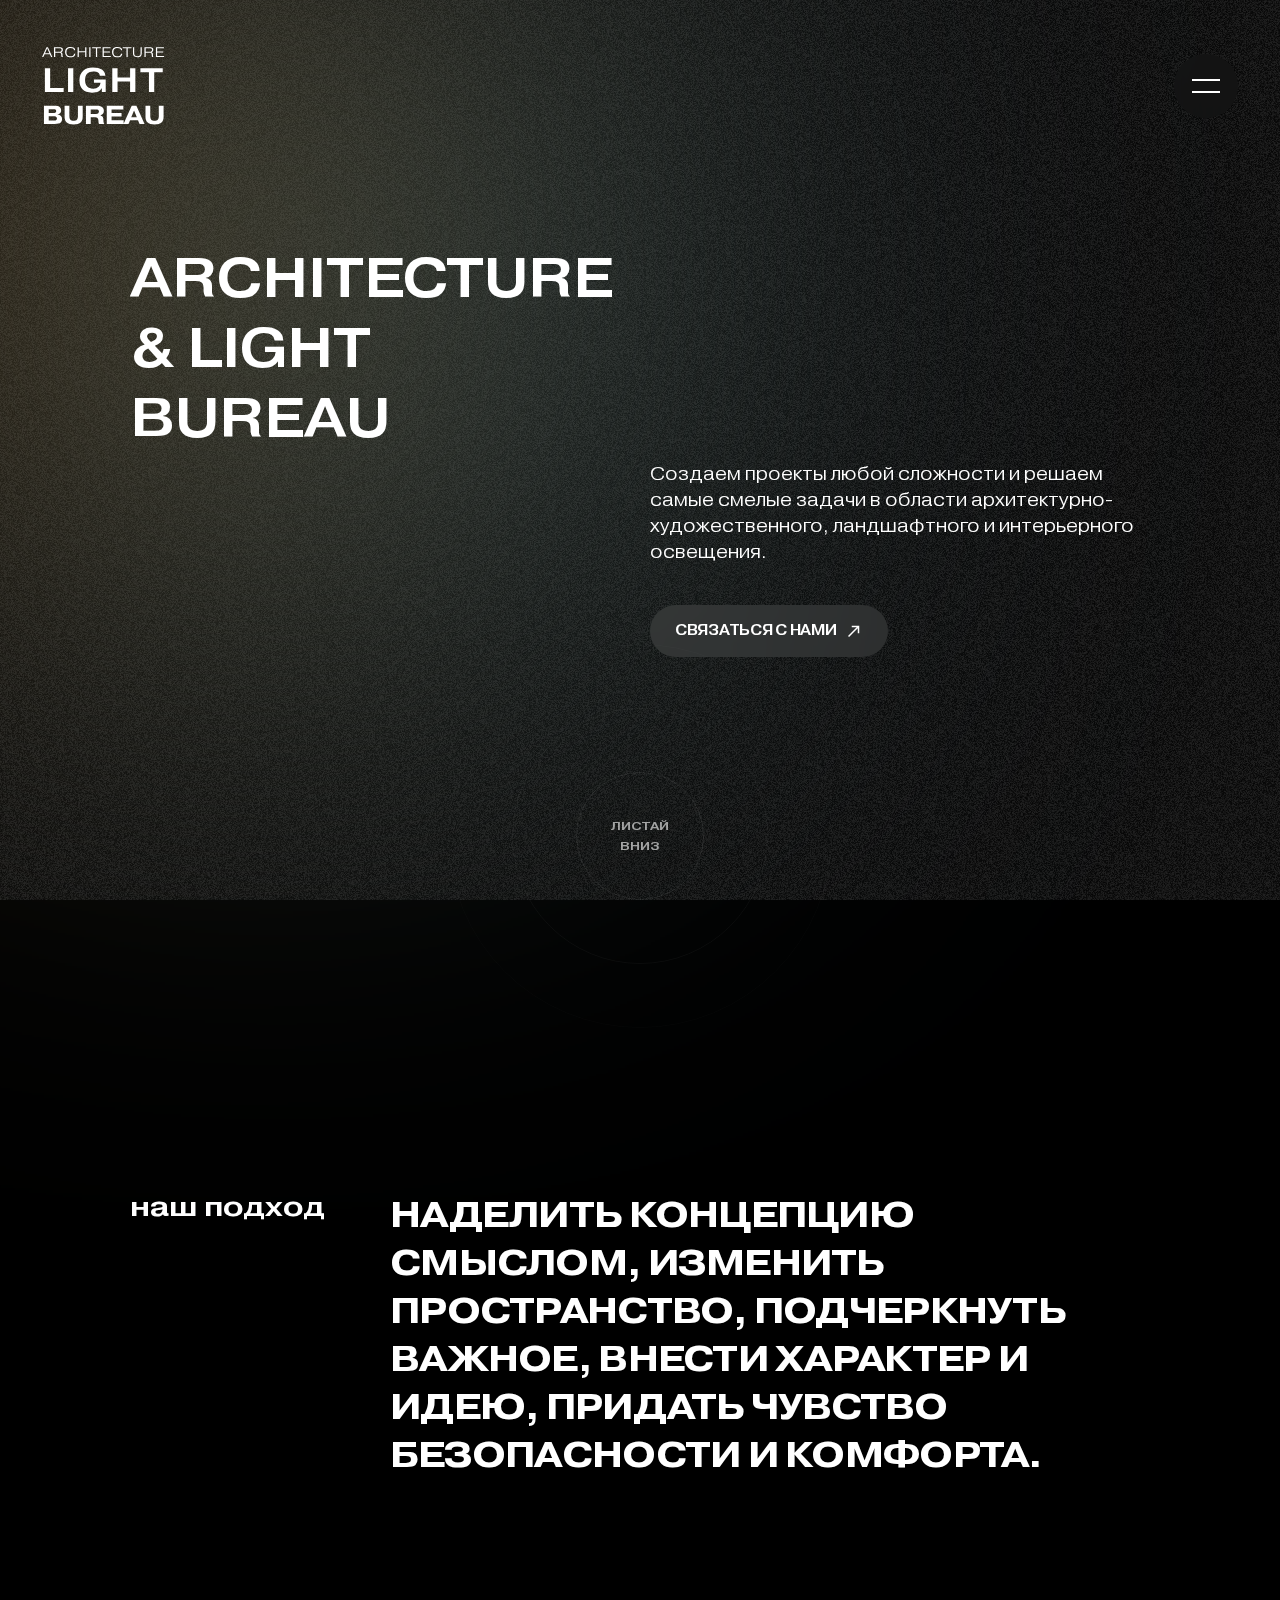
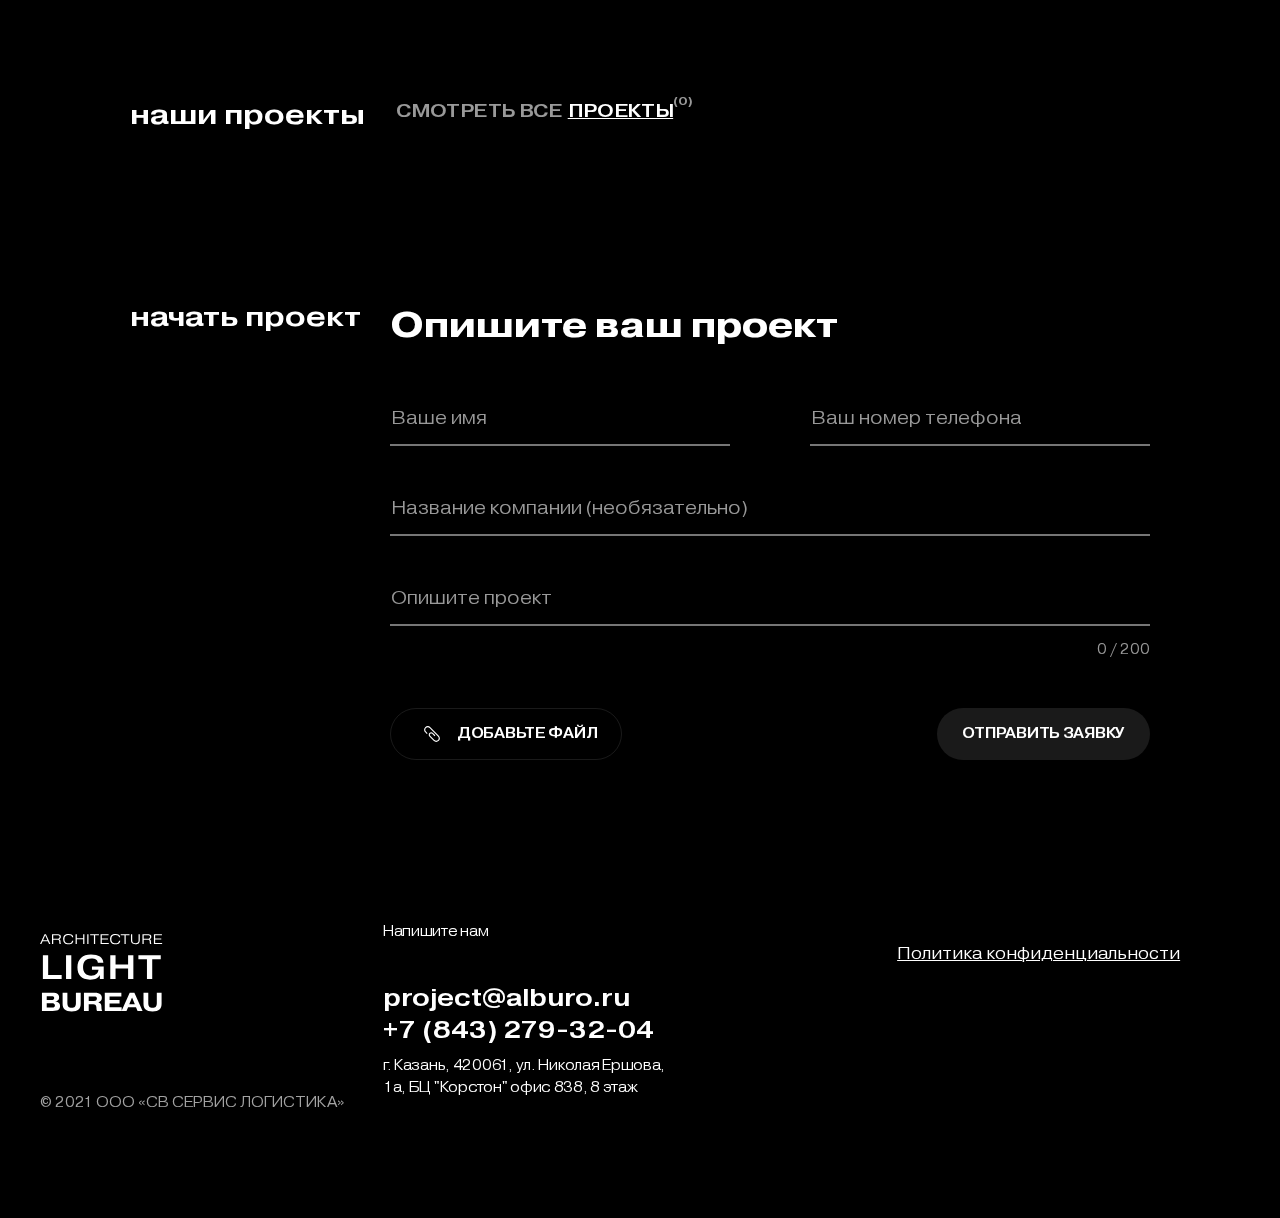
<file: index.html>
<!DOCTYPE html>
<html>

<head>

	<meta charset="utf-8">
	<!-- <base href="/"> -->

	<title>Simple Starter</title>
	<meta name="description" content="Simple Starter Description">

	<meta name="viewport" content="width=device-width, initial-scale=1.0, minimum-scale=1.0, maximum-scale=1.0, user-scalable=no">

	<link rel="icon" href="images/favicon.png">
	<meta property="og:image" content="images/preview.jpg">

	<link rel="stylesheet" href="libs/bootstrap/css/bootstrap-reboot.min.css">
	<link rel="stylesheet" href="libs/bootstrap/css/bootstrap-grid.min.css">

	<link rel="stylesheet" href="css/main.css">
	<link rel="stylesheet" href="css/media.css">
	
	<script src="libs/jquery/jquery-3.6.0.min.js" defer></script>

	<script src="js/common.js" defer></script>

</head>

<body>

<header>
	<a href="/" class="logo">
		<img src="images/logo.svg" alt="logo">
	</a>
	<button class="menuBtn">
		<div class="line"></div>
		<div class="line"></div>
	</button>
</header>
<div class="first-page">
	<div class="container-fluid">
		<div class="row">
			<div class="col-lg-6 col-md-12 col-sm-12">
				<h1 class="title text-uppercase">Architecture &amp; Light Bureau</h1>
			</div>
			<div class="col-lg-6 d-none d-lg-block"></div>
		</div>
		<div class="row">
			<div class="col-lg-6 d-lg-block"></div>
			<div class="col-lg-6 col-md-12 col-sm-12">
				<p class="small_desc">Создаем проекты любой сложности и решаем самые смелые задачи в области архитектурно-художественного, ландшафтного и интерьерного освещения.</p>
				<a href="#contact" class="btn btn-light rounded-pill border-0 text-white text-uppercase align-items-center justify-content-center main_btn">Связаться с нами<img src="images/btn_arrow.svg" alt="icon"></a>
			</div>
		</div>
	</div>
	<a class="scrollIndicator" href="#down">Листай<br>вниз</a>
</div>
<section id="down">
	<div class="container-fluid">
		<div class="row">
			<div class="col-lg-3 col-md-3 col-sm-12 col-12">
				<h3 class="small_title">наш подход</h3>
			</div>
			<div class="col-lg-9 col-md-9 col-sm-12 col-12">
				<p class="animText anim_no_hide section-text">
					Наделить концепцию смыслом, изменить пространство, подчеркнуть важное, внести характер и идею, придать чувство безопасности и комфорта.
				</p>
			</div>
		</div>
	</div>
</section>
<section>
	<div class="container-fluid">
		<div class="row">
			<div class="col-lg-3 col-md-3 col-sm-12 col-12">
				<h3 class="small_title">наши проекты</h3>
			</div>
			<div class="col-lg-9 col-md-9 col-sm-12 col-12 small-col">
				<div class="projects_block">
					<div class="btn-block d-flex align-items-center">
						<button>Смотреть Все</button>
						<a href="/projects">Проекты</a>
						<span>(0)</span>
					</div>
				</div>
			</div>
		</div>
	</div>
	</section>
<section id="contact">
	<div class="container-fluid">
		<div class="row">
			<div class="col-lg-3 col-md-3 col-sm-12 col-12">
				<h3 class="small_title">начать проект</h3>
			</div>
			<div class="col-lg-9 col-md-9 col-sm-12 col-12">
				<h2 class="animText anim_no_hide">Опишите ваш проект</h2>
				<form>
					<div class="double">
						<div class="form-floating w-100">
							<input required="" name="name" type="text" class="form-control bg-transparent border-end-0 border-start-0 border-top-0 rounded-0 ps-0" id="name" placeholder="name@example.com">
							<label class="ps-0" for="name">Ваше имя</label>
						</div>
						<div class="form-floating w-100">
							<input required="" name="phone" type="text" class="form-control bg-transparent border-end-0 border-start-0 border-top-0 rounded-0 ps-0" id="phone" placeholder="name@example.com">
							<label class="ps-0" for="phone">Ваш номер телефона</label>
						</div>
					</div>
					<div class="form-floating w-100">
						<input name="company" type="text" class="form-control bg-transparent border-end-0 border-start-0 border-top-0 rounded-0 ps-0" id="company" placeholder="name@example.com">
						<label class="ps-0" for="company">Название компании (необязательно)</label>
					</div>
					<div class="blockWithCount mb-5 w-100">
						<div class="form-floating w-100 mb-0">
							<input name="desc" maxlength="200" type="text" class="form-control bg-transparent border-end-0 border-start-0 border-top-0 rounded-0 ps-0" id="about_input" placeholder="name@example.com">
							<label class="ps-0" for="about_input">Опишите проект</label>
						</div>
						<div class="counter text-end" id="counter">0 / 200</div>
					</div>
					<div class="btn_section d-flex w-100 justify-content-between align-items-center">
						<label class="sc-iCoGMd kMthTr">
							<input accept="image/*" class="hidden-input" name="file" id="photo" type="file">
							<div type="button" class="btn bg-transparent btn-outline-light rounded-pill border-1 text-white text-uppercase d-flex align-items-center justify-content-center main_btn">
								<img src="images/attachment.svg" alt="icon" class="me-3">Добавьте файл</div>
							</label>
							<button type="submit" class="btn btn-light rounded-pill border-0 text-white text-uppercase d-flex align-items-center justify-content-center main_btn">Отправить заявку</button>
						</div>
					</form>
				</div>
		</div>
	</div>
</section>
<footer>
	<div class="footer_item">
		<img src="images/logo.svg" class="logo" alt="logo">
		<p>© 2021 ООО «СВ СЕРВИС ЛОГИСТИКА»</p>
	</div>
	<div class="footer_item">
		<div class="top">
			<div class="title">Напишите нам</div>
			<a href="mailto:project@alburo.ru">project@alburo.ru</a>
		</div>
		<div class="bottom">
			<a href="tel:+7 (843) 279-32-04">+7 (843) 279-32-04</a>
			<div class="title">г. Казань, 420061,  ул. Николая Ершова, 1а, БЦ "Корстон"  офис 838, 8 этаж</div>
		</div>
	</div>
	<div class="footer_item footer_item--left">
		<a target="_blank" class="political">Политика конфиденциальности</a>
		<div class="social_links"></div>
		<p class="mobile_block">© 2021 ООО «СВ СЕРВИС ЛОГИСТИКА»</p>
	</div>
</footer>
<div id="circle-light" class="circle-bg"></div>
<div class="circle-shadow">
	<div class="circle-noise"></div>
</div>


</body>
</html>
</file>
<file: css/main.css>
/* USER VARIABLES SECTION */

:root {
	--accent: orange;
	--text: #fff;
	--regular-text: 16px;
	--lineheight: 1.65;
	--userfont: pragmatica-ext, sans-serif;
	--systemfont: -apple-system, BlinkMacSystemFont, Arial, sans-serif;
}

/* BOOTSTRAP SETTINGS SECTION */

/* gutter 20px (10px + 10px). Comment this code for default gutter start at 1.5rem (24px) wide. */
.container, .container-fluid, .container-lg, .container-md, .container-sm, .container-xl, .container-xxl { --bs-gutter-x: .625rem; margin-right: 120px; margin-left: 120px;}
.row, .row > * { --bs-gutter-x: 1.25rem; }

/* FONTS LOAD SECTION */

@font-face { src: url("../fonts/PragmaticaExtended-Medium.woff2") format("woff2"); font-family: "pragmatica-ext"; font-weight: 500; font-style: normal; }
@font-face { src: url("../fonts/PragmaticaExtended-Light.woff2") format("woff2"); font-family: "pragmatica-ext"; font-weight: 400; font-style: normal; }
@font-face { src: url("../fonts/PragmaticaExtended-Bold.woff2") format("woff2"); font-family: "pragmatica-ext"; font-weight: 700; font-style: normal; }
@font-face { src: url("../fonts/PragmaticaExtended-ExtraBold.woff2") format("woff2"); font-family: "pragmatica-ext"; font-weight: 800; font-style: normal; }
/* GENERAL CSS SETTINGS */

::placeholder { color: #666; }
::selection { background-color: var(--accent); color: #fff; }
input, textarea { outline: none; }


body {
	font-family: var(--userfont);
	font-size: var(--regular-text);
	line-height: var(--lineheight);
	color: var(--text);
	min-width: 320px;
	position: relative;
	overflow-x: hidden;
	background: #000;
}
.h1, .h2, .h3, .h4, .h5, .h6, h1, h2, h3, h4, h5, h6 {
	margin-top: 0;
	margin-bottom: 0.5rem;
	font-weight: 500;
	line-height: 1.2;
}
.h3, h3 {
	font-size: calc(1.3rem + .6vw);
}
section {
	width: 100%;
	display: flex;
	padding: 80px 0px;
}
/* USER STYLES */
.bg-transparent {
	--bs-bg-opacity: 1;
	background-color: transparent!important;
}
.ps-0 {
	padding-left: 0!important;
}
.border-start-0 {
	border-left: 0!important;
}
.border-end-0 {
	border-right: 0!important;
}
.border-top-0 {
	border-top: 0!important;
}
.me-3 {
	margin-right: 1rem!important;
}
.image {
	max-width: 100%;
	margin-bottom: var(--bs-gutter-x);
	border-radius: 4px;
}
.projects_block {
	width: 100%;
	display: flex;
	flex-direction: column;
}
.hydYaP .projects_block .btn-block button {
	color: rgba(255, 255, 255, 0.6);
	text-decoration: none;
}
.projects_block .btn-block button {
	color: rgba(255, 255, 255, 0.6);
	text-decoration: none;
}
.projects_block .btn-block button,.projects_block .btn-block a {
	background: transparent;
	border: none;
	font-style: normal;
	font-weight: 500;
	font-size: 18px;
	line-height: 24px;
	letter-spacing: -0.02em;
	text-transform: uppercase;
}
.projects_block .btn-block a {
	text-decoration: underline;
	color: rgb(255, 255, 255);
}
.projects_block .btn-block span {
	background: transparent;
	border: none;
	font-style: normal;
	font-weight: 500;
	font-size: 12px;
	line-height: 18px;
	letter-spacing: -0.02em;
	text-transform: uppercase;
	color: rgba(255, 255, 255, 0.6);
	transform: translateY(-10px);
}
#down{
	width: 100%;
	display: flex;
	padding-top: 290px;
}
.footer_item .top .title,.footer_item .bottom .title {
	font-style: normal;
	font-weight: bold;
	font-size: 72px;
	line-height: 80px;
	letter-spacing: -0.02em;
	color: rgb(255, 255, 255);
	margin-bottom: 40px;
}
.scrollIndicator {
	font-style: normal;
	font-weight: 500;
	font-size: 12px;
	line-height: 20px;
	letter-spacing: -0.02em;
	text-transform: uppercase;
	color: rgba(255, 255, 255, 0.6);
	width: 128px;
	height: 128px;
	min-width: 128px;
	border-radius: 50%;
	border: 1px solid rgba(255, 255, 255, 0.08);
	display: flex;
	-webkit-box-align: center;
	align-items: center;
	-webkit-box-pack: center;
	justify-content: center;
	position: absolute;
	bottom: 0px;
	left: 50%;
	transform: translateX(-50%);
	cursor: pointer;
	z-index: 9;
	text-decoration: none;
	text-align: center;
}
.scrollIndicator:hover{
	color: rgba(255, 255, 255, 0.6);
}
.scrollIndicator::before {
	content: "";
	width: 384px;
	height: 384px;
	border-radius: 50%;
	border: 1px solid rgba(255, 255, 255, 0.02);
	min-width: 384px;
	position: absolute;
}
.scrollIndicator::after {
	content: "";
	width: 256px;
	height: 256px;
	border-radius: 50%;
	border: 1px solid rgba(255, 255, 255, 0.04);
	min-width: 256px;
	position: absolute;
}
.first-page {
	width: 100%;
	min-height: 100vh;
	display: flex;
	-webkit-box-align: center;
	align-items: center;
	-webkit-box-pack: center;
	justify-content: center;
	position: relative;
	background-size: cover;
	background-repeat: no-repeat;
}
.section-text {
	font-style: normal;
	font-weight: bold;
	font-size: 36px;
	line-height: 48px;
	letter-spacing: -0.02em;
	text-transform: uppercase;
	color: rgb(255, 255, 255);
	margin-bottom: 60px;
}
.accent {
	color: var(--accent);
	font-weight: bold;
}
header{
	width: 100%;
	display: flex;
	-webkit-box-align: center;
	align-items: center;
	-webkit-box-pack: justify;
	justify-content: space-between;
	position: fixed;
	padding: 0px 42px;
	background-color: transparent;
	top: 42px;
	left: 0px;
	z-index: 50;
	overflow: hidden;
}
header .logo {
	width: 124px;
	height: 88px;
	display: flex;
	-webkit-box-align: center;
	align-items: center;
	-webkit-box-pack: center;
	justify-content: center;
	cursor: pointer;
	z-index: 50;
	transition: all 0.5s ease 0s;
	transform: translateY(0px);
}
header .logo img{
	width: 100%;
	height: 100%;
	object-fit: contain;

}
header .menuBtn {
	width: 64px;
	height: 64px;
	border: none;
	display: flex;
	-webkit-box-align: center;
	align-items: center;
	-webkit-box-pack: center;
	justify-content: center;
	cursor: pointer;
	z-index: 50;
	background-color: transparent;
	border-radius: 50%;
	backdrop-filter: blur(16px);
	transition: background-color 0.5s ease 0s;
	flex-direction: column;
}
header a.logo.active{
	transform: translateY(-200%);
}
header button.menuBtn.active{
	background-color: rgba(255, 255, 255, 0.1);
}
header .menuBtn .line:first-child {
	margin-bottom: 10px;
	transform: rotate(0deg);
}
header .menuBtn .line {
	width: 28px;
	height: 2px;
	background-color: rgb(255, 255, 255);
	transition: all 0.5s ease 0s;
}
.circle-wrap {
	width: 100%;
	height: 100vh;
	position: fixed;
	top: 0;
	left: 0;
	right: 0;
	bottom: 0;
	z-index: -1;
}
.circle-shadow{
	background-color: rgb(0, 0, 0);
	z-index: -2;
	position: fixed;
	width: 100%;
	height: 100%;
	top: 0px;
	left: 0px;
}
.circle-noise{
	width: 100%;
    height: 100%;
    background-image: url(../images/noise.png);
    z-index: -2;
    display: flex;
    -webkit-box-align: center;
    align-items: center;
    -webkit-box-pack: center;
    justify-content: center;
		animation: 250ms steps(10, end) 0s infinite alternate-reverse none running noise-animation;
    
}
@keyframes noise-animation {
	0% { background-position: 0% 0%; }
	10% { background-position: -5% -5%; }
	20% { background-position: -10% 5%; }
	30% { background-position: 5% -10%; }
	40% { background-position: -5% 15%; }
	50% { background-position: -10% 5%; }
	60% { background-position: 5% 5%; }
	70% { background-position: 0% 10%; }
	80% { background-position: -5% -5%; }
	90% { background-position: 10% 5%; }
}
.circle-bg{
	width: 60vh;
	height: 60vh;
	min-width: 480px;
	min-height: 480px;
	border-radius: 50%;
	background: url(../images/circle_bg.jpg) 240px 240px / 100vh 100vw rgb(1, 161, 255);
	transition: transform 0.3s ease 0s;
	position: fixed;
	left: 0px;
	top: 0px;
	z-index: -1;
	filter: blur(320px);
	overflow: hidden;
}
.me-3 {
	margin-right: 1rem!important;
}
.align-items-center {
	align-items: center!important;
}
.justify-content-between {
	justify-content: space-between!important;
}
.mb-5 {
	margin-bottom: 3rem!important;
}
section form .counter {
	font-style: normal;
	font-weight: normal;
	font-size: 14px;
	line-height: 22px;
	color: rgba(255, 255, 255, 0.6);
	margin-top: 12px;
}
.text-uppercase {
	text-transform: uppercase!important;
}
.text-end {
	text-align: right!important;
}
section form .form-floating {
	margin-bottom: 32px;
}
.mb-0 {
	margin-bottom: 0!important;
}
.w-100 {
	width: 100%!important;
}
.form-floating {
	position: relative;
}
.form-floating>.form-control:focus~label, .form-floating>.form-control:not(:placeholder-shown)~label, .form-floating>.form-select~label {
	font-style: normal;
	font-weight: 400;
	font-size: 14px;
	line-height: 22px;
}
.form-floating>.form-control:focus~label, .form-floating>.form-control:not(:placeholder-shown)~label, .form-floating>.form-select~label {
	opacity: .65;
	-webkit-transform: scale(.85) translateY(-0.5rem) translateX(0.15rem);
	transform: scale(.85) translateY(-0.5rem) translateX(0.15rem);
}
.form-floating>.form-control {
	font-style: normal;
	font-weight: 400;
	font-size: 18px;
	line-height: 26px;
	color: #fff;
}
.form-floating>.form-control {
	padding: 1rem 15px;
}
.form-floating>.form-control, .form-floating>.form-select {
	height: calc(3.5rem + 2px);
	line-height: 1.25;
}
.form-floating>label {
	color: hsla(0,0%,100%,.6);
	font-style: normal;
	font-weight: 400;
	font-size: 18px;
	line-height: 26px;
}
.form-floating>.form-control:focus, .form-floating>.form-control:not(:placeholder-shown) {
	padding-top: 1.625rem;
	padding-bottom: 0.625rem;
}
.form-floating>.form-control {
	font-style: normal;
	font-weight: 400;
	font-size: 18px;
	line-height: 26px;
	color: #fff;
}
.form-floating>.form-control {
	padding: 1rem 15px;
}
.form-floating>.form-control, .form-floating>.form-select {
	height: calc(3.5rem + 2px);
	line-height: 1.25;
}
.mb-5 {
	margin-bottom: 3rem!important;
}
.form-floating>.form-control {
	font-style: normal;
	font-weight: 400;
	font-size: 18px;
	line-height: 26px;
	color: #fff;
}
section form .form-floating {
	margin-bottom: 32px;
}
section form .double .form-floating:first-child {
	margin-right: 80px;
}
.form-floating>.form-control {
	padding: 1rem 15px;
}
.form-floating>.form-control, .form-floating>.form-select {
	height: calc(3.5rem + 2px);
	line-height: 1.25;
}
section form .double .form-floating:first-child {
	margin-right: 80px;
}
section form .double {
	width: 100%;
	display: flex;
	-webkit-box-align: center;
	align-items: center;
}
.btn-light {
	color: #000;
	background-color: hsla(0,0%,100%,.1);
	border-color: hsla(0,0%,100%,.1);
}
.btn {
	display: inline-block;
	font-weight: 400;
	line-height: 1.5;
	color: #fff;
	text-align: center;
	text-decoration: none;
	vertical-align: middle;
	cursor: pointer;
	-webkit-user-select: none;
	-ms-user-select: none;
	user-select: none;
	border: 1px solid transparent;
	padding: 14px 24px;
	font-size: 1rem;
	border-radius: 8px;
	transition: color .15s ease-in-out,background-color .15s ease-in-out,border-color .15s ease-in-out,box-shadow .15s ease-in-out;
}
.small_desc {
	font-style: normal;
	font-weight: normal;
	font-size: 18px;
	line-height: 26px;
	color: rgb(255, 255, 255);
	margin-bottom: 40px;
}
.small_desc {
	font-size: 18px;
	line-height: 26px;
}
.main_btn img {
	width: 18px;
	height: 18px;
	object-fit: contain;
	margin-left: 8px;
}
section form .double {
	width: 100%;
	display: flex;
	-webkit-box-align: center;
	align-items: center;
}
.form-floating>.form-control {
	padding: 1rem 15px;
}
.form-floating>.form-control, .form-floating>.form-select {
	height: calc(3.5rem + 2px);
	line-height: 1.25;
}
section h2 {
	font-style: normal;
	font-weight: bold;
	font-size: 36px;
	line-height: 48px;
	color: rgb(255, 255, 255);
	margin-bottom: 40px;
}
.jvCTkj .small_title {
	font-style: normal;
	font-weight: 500;
	font-size: 14px;
	line-height: 22px;
	letter-spacing: -0.02em;
	text-transform: uppercase;
	color: rgb(255, 255, 255);
}
section form .form-floating {
	margin-bottom: 32px;
}
section form .double {
	width: 100%;
	display: flex;
	-webkit-box-align: center;
	align-items: center;
}
::-webkit-input-placeholder{
	opacity: 0;
}
input{
	width: 100%;
}
.form-floating {
	position: relative;
}
.form-floating>.form-control {
	padding: 1rem 15px;
}
.form-floating>.form-control, .form-floating>.form-select {
	height: calc(3.5rem + 2px);
	line-height: 1.25;
}
section form .form-floating {
	margin-bottom: 32px;
}
.form-floating>label {
	position: absolute;
	top: 0;
	left: 0;
	height: 100%;
	padding: 1rem 15px;
	pointer-events: none;
	border: 1px solid transparent;
	-webkit-transform-origin: 0 0;
	transform-origin: 0 0;
	transition: opacity .1s ease-in-out,-webkit-transform .1s ease-in-out;
	transition: opacity .1s ease-in-out,transform .1s ease-in-out;
	transition: opacity .1s ease-in-out,transform .1s ease-in-out,-webkit-transform .1s ease-in-out;
}
.ps-0 {
	padding-left: 0!important;
}
.w-100 {
	width: 100%!important;
}
.w-100 {
	width: 100%!important;
}
.d-flex {
	display: flex!important;
}
.btn-outline-light {
	color: hsla(0,0%,100%,.1);
	border-color: hsla(0,0%,100%,.1);
}
.text-white {
	--bs-text-opacity: 1;
	color: rgba(255,255,255,var(--bs-text-opacity))!important;
	color: rgba(var(--bs-white-rgb),var(--bs-text-opacity))!important;
}
.kMthTr .hidden-input {
	display: none;
}
.bg-transparent {
	--bs-bg-opacity: 1;
	background-color: transparent!important;
}
.main_btn {
	-webkit-backdrop-filter: blur(16px);
	backdrop-filter: blur(16px);
	font-style: normal;
	font-weight: 500;
	font-size: 14px;
	line-height: 22px;
	letter-spacing: -.02em;
}
.rounded-pill {
	border-radius: 50rem!important;
}
label {
	display: inline-block;
}
footer{
	width: 100%;
	display: flex;
	-webkit-box-align: center;
	align-items: center;
	-webkit-box-pack: justify;
	justify-content: space-between;
	padding: 80px 40px;
	min-height: 224px;
}
footer .footer_item {
	flex: 2 1 0%;
	min-height: 200px;
	display: flex;
	flex-direction: column;
	-webkit-box-pack: justify;
	justify-content: space-between;
}
footer .footer_item .logo {
	width: 124px;
	height: 88px;
	object-fit: contain;
	object-position: left center;
}
footer .footer_item:nth-child(2) {
	flex: 3 1 0%;
}
footer  .footer_item .top, footer .footer_item .bottom {
	max-width: 290px;
}
footer .footer_item .top, footer .footer_item .bottom {
	max-width: 290px;
}
footer .footer_item .political {
	font-size: 16px;
	text-decoration: underline;
	margin-top: 12px;
	color: rgb(255, 255, 255);
	white-space: nowrap;
}
footer .footer_item .bottom a {
	margin-bottom: 8px;
}
footer .footer_item:last-child .mobile_block {
	display: none;
	font-style: normal;
	font-weight: normal;
	font-size: 14px;
	line-height: 22px;
	color: rgba(255, 255, 255, 0.64);
	width: 100%;
}
footer .footer_item p {
	font-style: normal;
	font-weight: normal;
	font-size: 14px;
	line-height: 22px;
	color: rgba(255, 255, 255, 0.64);
}
footer .footer_item .top .title, footer .footer_item .bottom .title {
	font-style: normal;
	font-weight: normal;
	font-size: 14px;
	line-height: 22px;
	color: rgb(255, 255, 255);
}
footer .footer_item .top a, footer .footer_item .bottom a {
	font-style: normal;
	font-weight: 500;
	font-size: 24px;
	line-height: 32px;
	color: rgb(255, 255, 255);
	text-decoration: none;
	display: block;
}
</file>
<file: css/media.css>
/* === DESKTOP FIRST === */

/* xl <= Extra extra large (xxl) */
@media (max-height : 1350px) {
	.title {
		font-size: 54px;
		line-height: 70px;
}
}
@media (max-width : 1400px) {

}

/* lg <= Extra large (xl) */
@media (max-width : 1200px) {

}

/* md <= Large (lg) */
@media (max-width : 992px) {
	.small_desc {
		font-size: 18px;
		line-height: 26px;
	}
}

/* sm <= Medium (md) */
@media (max-width : 768px) {

}

/* xs <= Small (sm) */
@media (max-width : 576px) {

}


/* === MOBILE FIRST === */

/* Custom (xs) */
@media (min-width : 0) {

}

/* Small (sm) */
@media (min-width : 576px) {

}

/* Medium (md) */
@media (min-width : 768px) {

}

/* Large (lg) */
@media (min-width : 992px) {

}

/* Extra large (xl) */
@media (min-width : 1200px) {
	.text {
		font-size: 18px;
	}
}

/* Extra extra large (xxl) */
@media (min-width : 1400px) {
	.text {
		font-size: 22px;
	}
}
</file>
